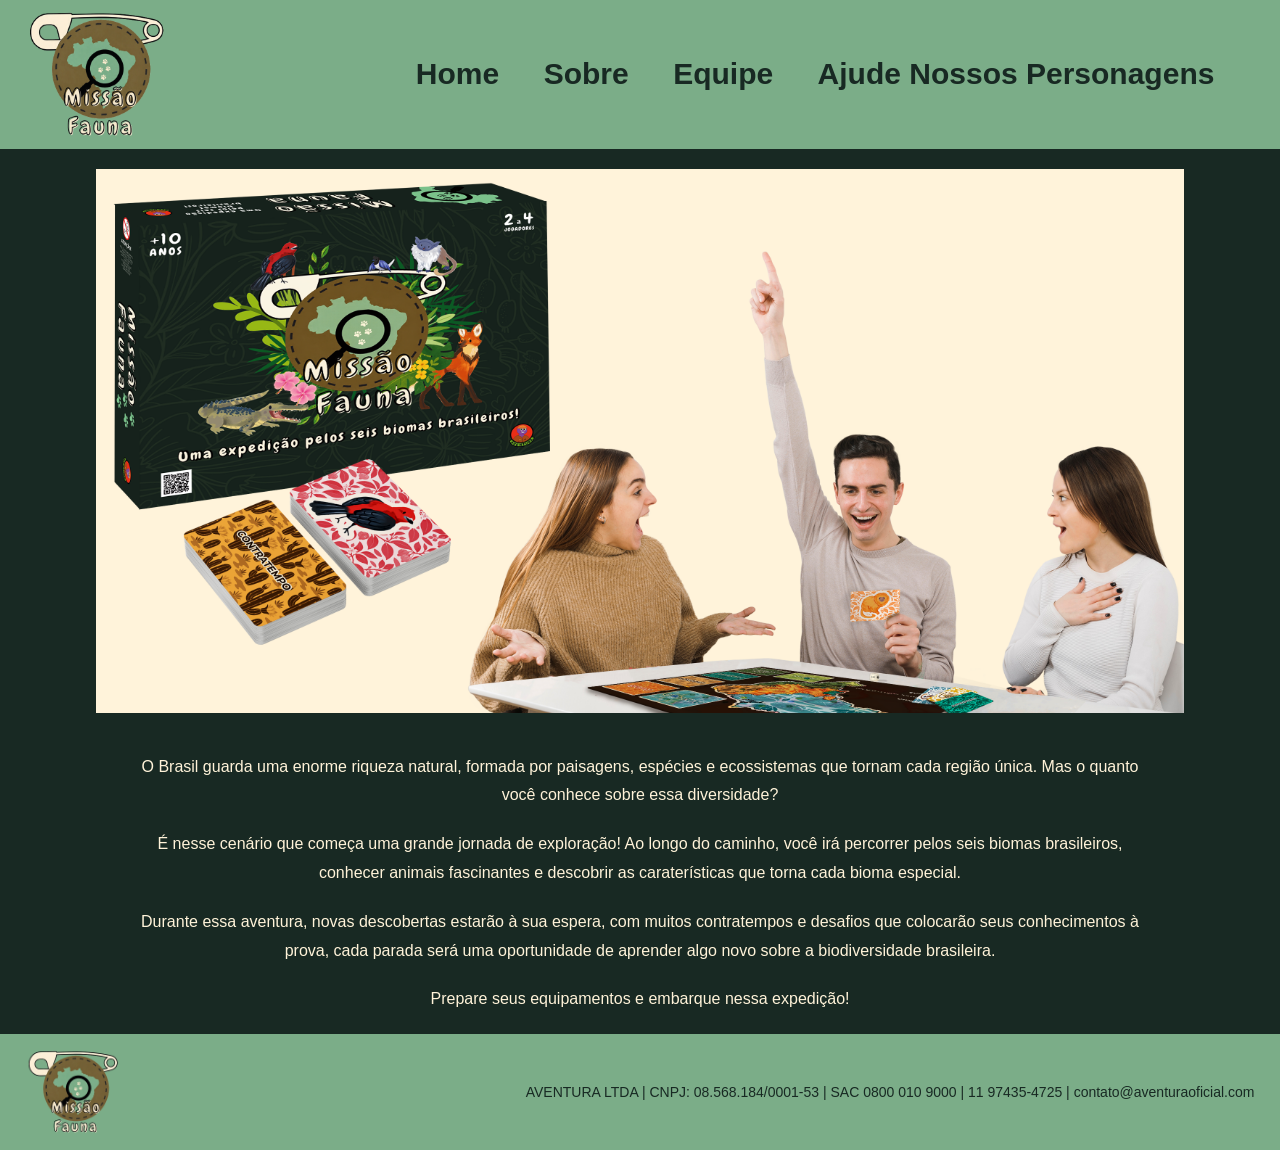
<file: index.html>
<!DOCTYPE html>
<html lang="en">
<head>
    <meta charset="UTF-8">
    <meta name="viewport" content="width=device-width, initial-scale=1.0">
    <title>Missão Fauna</title>
    <link rel="stylesheet" href="missao-fauna-css.css">
    <script src="script.js" defer></script>
</head>
<body>
    <header> <!--cabeçalho do site-->
        <div class="cabecalho">
            <div> <!--div da imagem-->
                <a href="index.html">
                    <img src="./imagens/logo-missao-fauna.png">
                </a>
            </div>
            <button class="menu-burger" type="button" aria-label="Abrir menu" aria-expanded="false" aria-controls="menu-principal"> <!--botão do menu no celular-->
                <span></span>
                <span></span>
                <span></span>
            </button>
            <nav class="menu" id="menu-principal"> <!--menu de navegação-->
                <ul>
                    <li> <a href="index.html"> Home </a> </li>
                    <li> <a href="./pages/infomacoes.html"> Sobre </a> </li>
                    <li> <a href="./pages/equipe.html"> Equipe </a> </li>
                    <li> <a href="./pages/ajude-nossos-personagens.html"> Ajude Nossos Personagens </a> </li>
                </ul>
            </nav>
        </div>
    </header>
    <div class="imagem-jogo"> <!--Imagem mockup do jogo para a página inicial-->
        <img src="./imagens/banner-home-hotsite.png" alt="Banner do jogo Missão Fauna">
    </div>
    <div class="apresentacao"> <!--Texto de apresentação do jogo-->
        <p>
            O Brasil guarda uma enorme riqueza natural, formada por paisagens, espécies e ecossistemas que tornam cada região única. Mas o quanto você conhece sobre essa diversidade?
        </p>
        <p>
            É nesse cenário que começa uma grande jornada de exploração! Ao longo do caminho, você irá percorrer pelos seis biomas brasileiros, conhecer animais fascinantes e descobrir as caraterísticas que torna cada bioma especial.
        </p>
        <p>
            Durante essa aventura, novas descobertas estarão à sua espera, com muitos contratempos e desafios que colocarão seus conhecimentos à prova, cada parada será uma oportunidade de aprender algo novo sobre a biodiversidade brasileira.
        </p>
        <p>
            Prepare seus equipamentos e embarque nessa expedição!
        </p>
    </div>
    <button class="voltar-topo" type="button" aria-label="Voltar ao início da página"> <!--botão de voltar ao topo-->
        <svg viewBox="0 0 24 24" width="24" height="24" aria-hidden="true">
            <path d="M12 5l-7 7m7-7l7 7M12 5v14" fill="none" stroke="currentColor" stroke-width="2.5" stroke-linecap="round" stroke-linejoin="round"/>
        </svg>
    </button>
    <footer> <!--rodapé do site - contatos-->
        <img src="./imagens/logo-missao-fauna.png">
        <p>
             AVENTURA LTDA | CNPJ: 08.568.184/0001-53 | SAC 0800 010 9000 | 11 97435-4725 | contato@aventuraoficial.com
        </p>
    </footer>
</body>
</html>
</file>
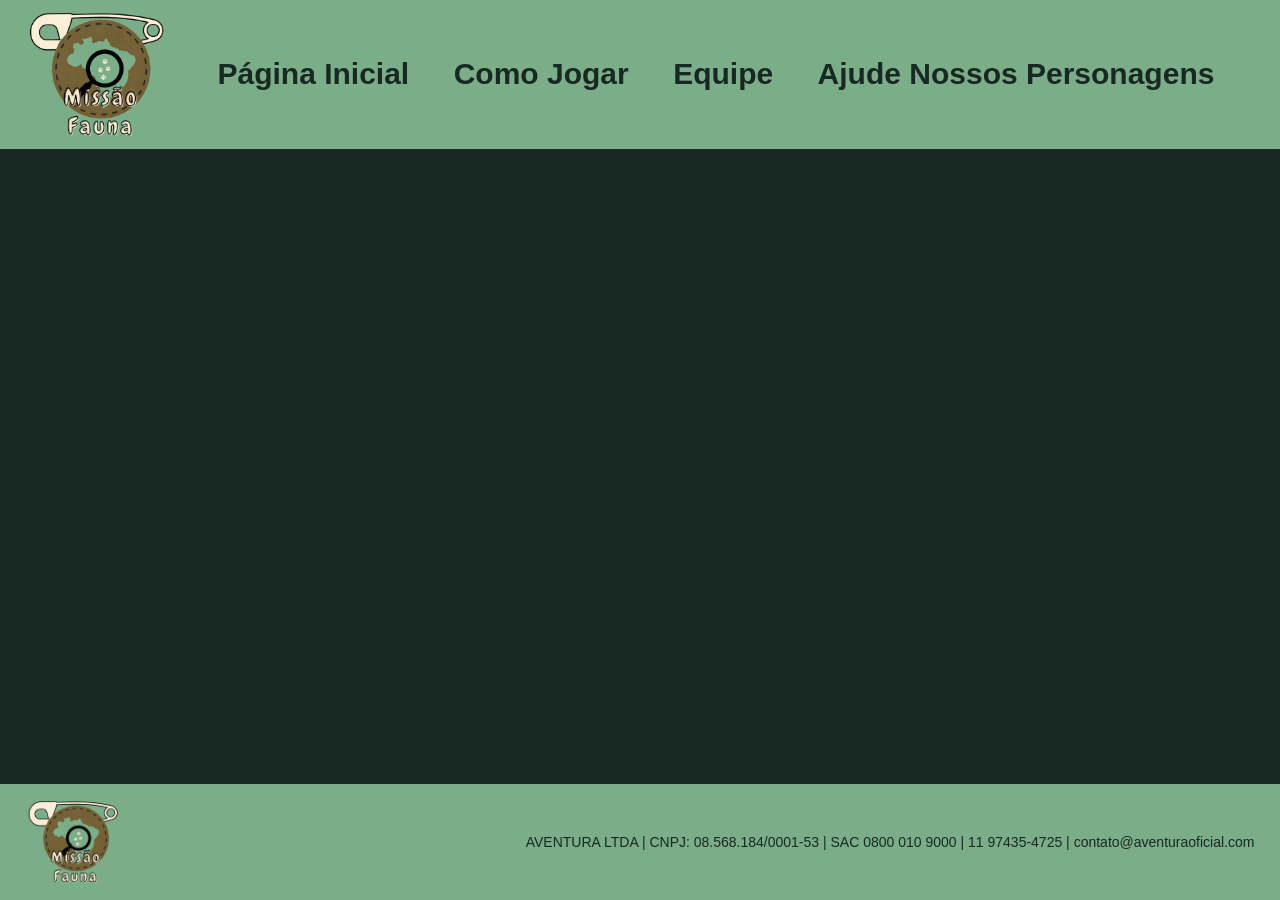
<file: ajude-nossos-personagens.html>
<!DOCTYPE html>
<html lang="en">
<head>
    <meta charset="UTF-8">
    <meta name="viewport" content="width=device-width, initial-scale=1.0">
    <title>Document</title>
    <link rel="stylesheet" href="missao-fauna-css.css">
</head>
<body>
    <header> <!--cabeçalho do site-->
        <div class="cabecalho">
            <div> <!--div da imagem-->
                <a href="index.html">
                    <img src="logo-missao-fauna.png">
                </a>
            </div>
            <nav class="menu"> <!--menu de navegação-->
                <ul>
                    <li> <a href="index.html"> Página Inicial </a> </li>
                    <li> <a href="como-jogar.html"> Como Jogar </a> </li>
                    <li> <a href="equipe.html"> Equipe </a> </li>
                    <li> <a href="ajude-nossos-personagens.html"> Ajude Nossos Personagens </a> </li>
                </ul>
            </nav>
        </div>
    </header>

    <footer> <!--rodapé do site - contatos-->
        <img src="logo-missao-fauna.png">
        <p>
             AVENTURA LTDA | CNPJ: 08.568.184/0001-53 | SAC 0800 010 9000 | 11 97435-4725 | contato@aventuraoficial.com
        </p>
    </footer>
</body>
</html>
</file>
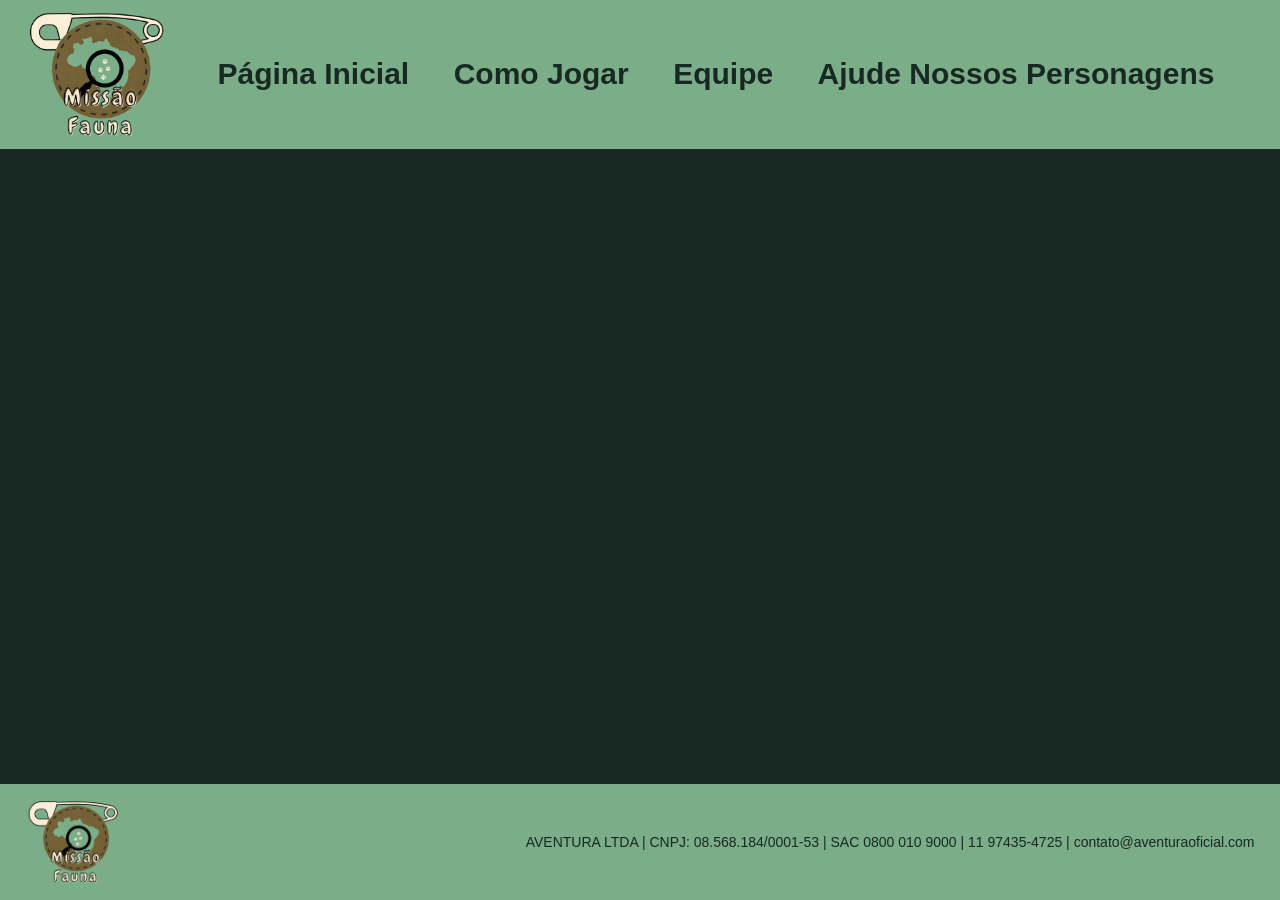
<file: como-jogar.html>
<!DOCTYPE html>
<html lang="en">
<head>
    <meta charset="UTF-8">
    <meta name="viewport" content="width=device-width, initial-scale=1.0">
    <title>Document</title>
    <link rel="stylesheet" href="missao-fauna-css.css">
</head>
<body>
    <header> <!--cabeçalho do site-->
        <div class="cabecalho">
            <div> <!--div da imagem-->
                <a href="index.html">
                    <img src="logo-missao-fauna.png">
                </a>
            </div>
            <nav class="menu"> <!--menu de navegação-->
                <ul>
                    <li> <a href="index.html"> Página Inicial </a> </li>
                    <li> <a href="como-jogar.html"> Como Jogar </a> </li>
                    <li> <a href="equipe.html"> Equipe </a> </li>
                    <li> <a href="ajude-nossos-personagens.html"> Ajude Nossos Personagens </a> </li>
                </ul>
            </nav>
        </div>
    </header>
    <footer> <!--rodapé do site - contatos-->
        <img src="logo-missao-fauna.png">
        <p>
             AVENTURA LTDA | CNPJ: 08.568.184/0001-53 | SAC 0800 010 9000 | 11 97435-4725 | contato@aventuraoficial.com
        </p>
    </footer>
</body>
</html>
</file>
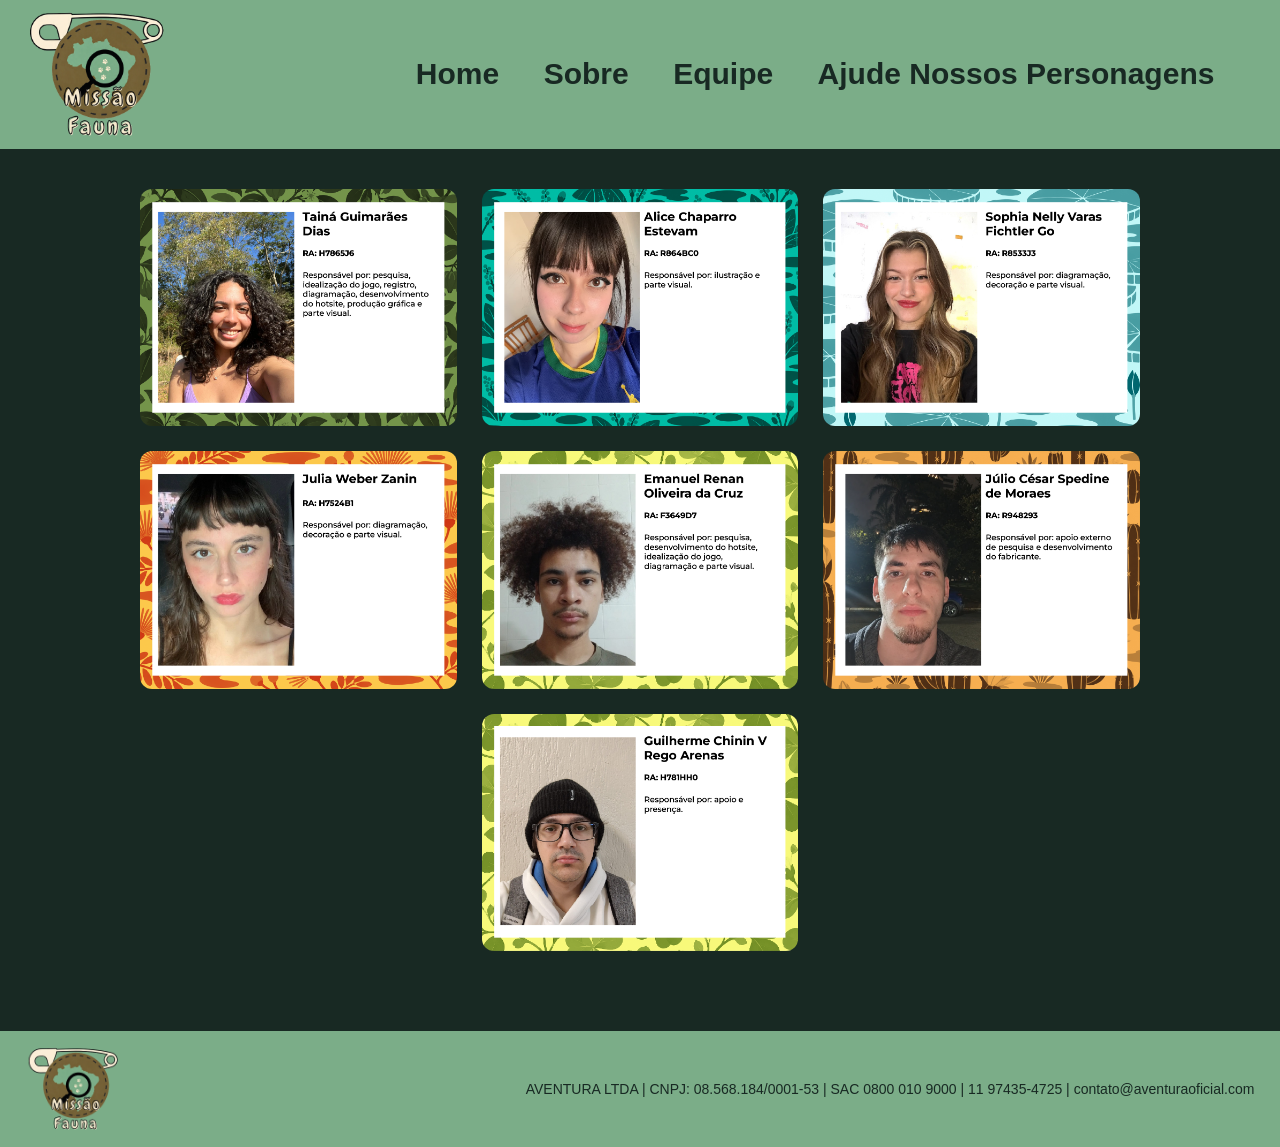
<file: pages/equipe.html>
<!DOCTYPE html>
<html lang="en">
<head>
    <meta charset="UTF-8">
    <meta name="viewport" content="width=device-width, initial-scale=1.0">
    <title>Equipe Missão Fauna</title>
    <link rel="stylesheet" href="../missao-fauna-css.css">
    <script src="../script.js" defer></script>
</head>
<body>
    <header> <!--cabeçalho do site-->
        <div class="cabecalho">
            <div> <!--div da imagem-->
                <a href="../index.html">
                    <img src="../imagens/logo-missao-fauna.png">
                </a>
            </div>
            <button class="menu-burger" type="button" aria-label="Abrir menu" aria-expanded="false" aria-controls="menu-principal"> <!--botão do menu no celular-->
                <span></span>
                <span></span>
                <span></span>
            </button>
            <nav class="menu" id="menu-principal"> <!--menu de navegação-->
                <ul>
                    <li> <a href="../index.html"> Home </a> </li>
                    <li> <a href="infomacoes.html"> Sobre </a> </li>
                    <li> <a href="equipe.html"> Equipe </a> </li>
                    <li> <a href="ajude-nossos-personagens.html"> Ajude Nossos Personagens </a> </li>
                </ul>
            </nav>
        </div>
    </header>
    <main>
        <div class="carometro"> <!--div com as imagens para o carômetro-->
            <div> <!--tainá-->
                <img src="../carometro-jogo/taina-pim-4-jogo.png">
            </div>
            <div> <!--alice-->
                <img src="../carometro-jogo/alice-pim-4-jogo.png">
            </div>
            <div> <!--sophia-->
                <img src="../carometro-jogo/sophia-pim-4-jogo.png">
            </div>
            <div> <!--julia-->
                <img src="../carometro-jogo/julia-pim-4-jogo.png">
            </div>
            <div> <!--emanuel-->
                <img src="../carometro-jogo/emanuel-pim-4-jogo.png">
            </div>
            <div> <!--julio cesar-->
                <img src="../carometro-jogo/julio-c-pim-4-jogo.png">
            </div>
            <div> <!--guilherme-->
                <img src="../carometro-jogo/guilherme-pim-4-jogo.png">
            </div>
        </div>
    </main>
    <button class="voltar-topo" type="button" aria-label="Voltar ao início da página"> <!--botão de voltar ao topo-->
        <svg viewBox="0 0 24 24" width="24" height="24" aria-hidden="true">
            <path d="M12 5l-7 7m7-7l7 7M12 5v14" fill="none" stroke="currentColor" stroke-width="2.5" stroke-linecap="round" stroke-linejoin="round"/>
        </svg>
    </button>
    <footer> <!--rodapé do site - contatos-->
        <img src="../imagens/logo-missao-fauna.png">
        <p>
             AVENTURA LTDA | CNPJ: 08.568.184/0001-53 | SAC 0800 010 9000 | 11 97435-4725 | contato@aventuraoficial.com
        </p>
    </footer>
</body>
</html>
</file>
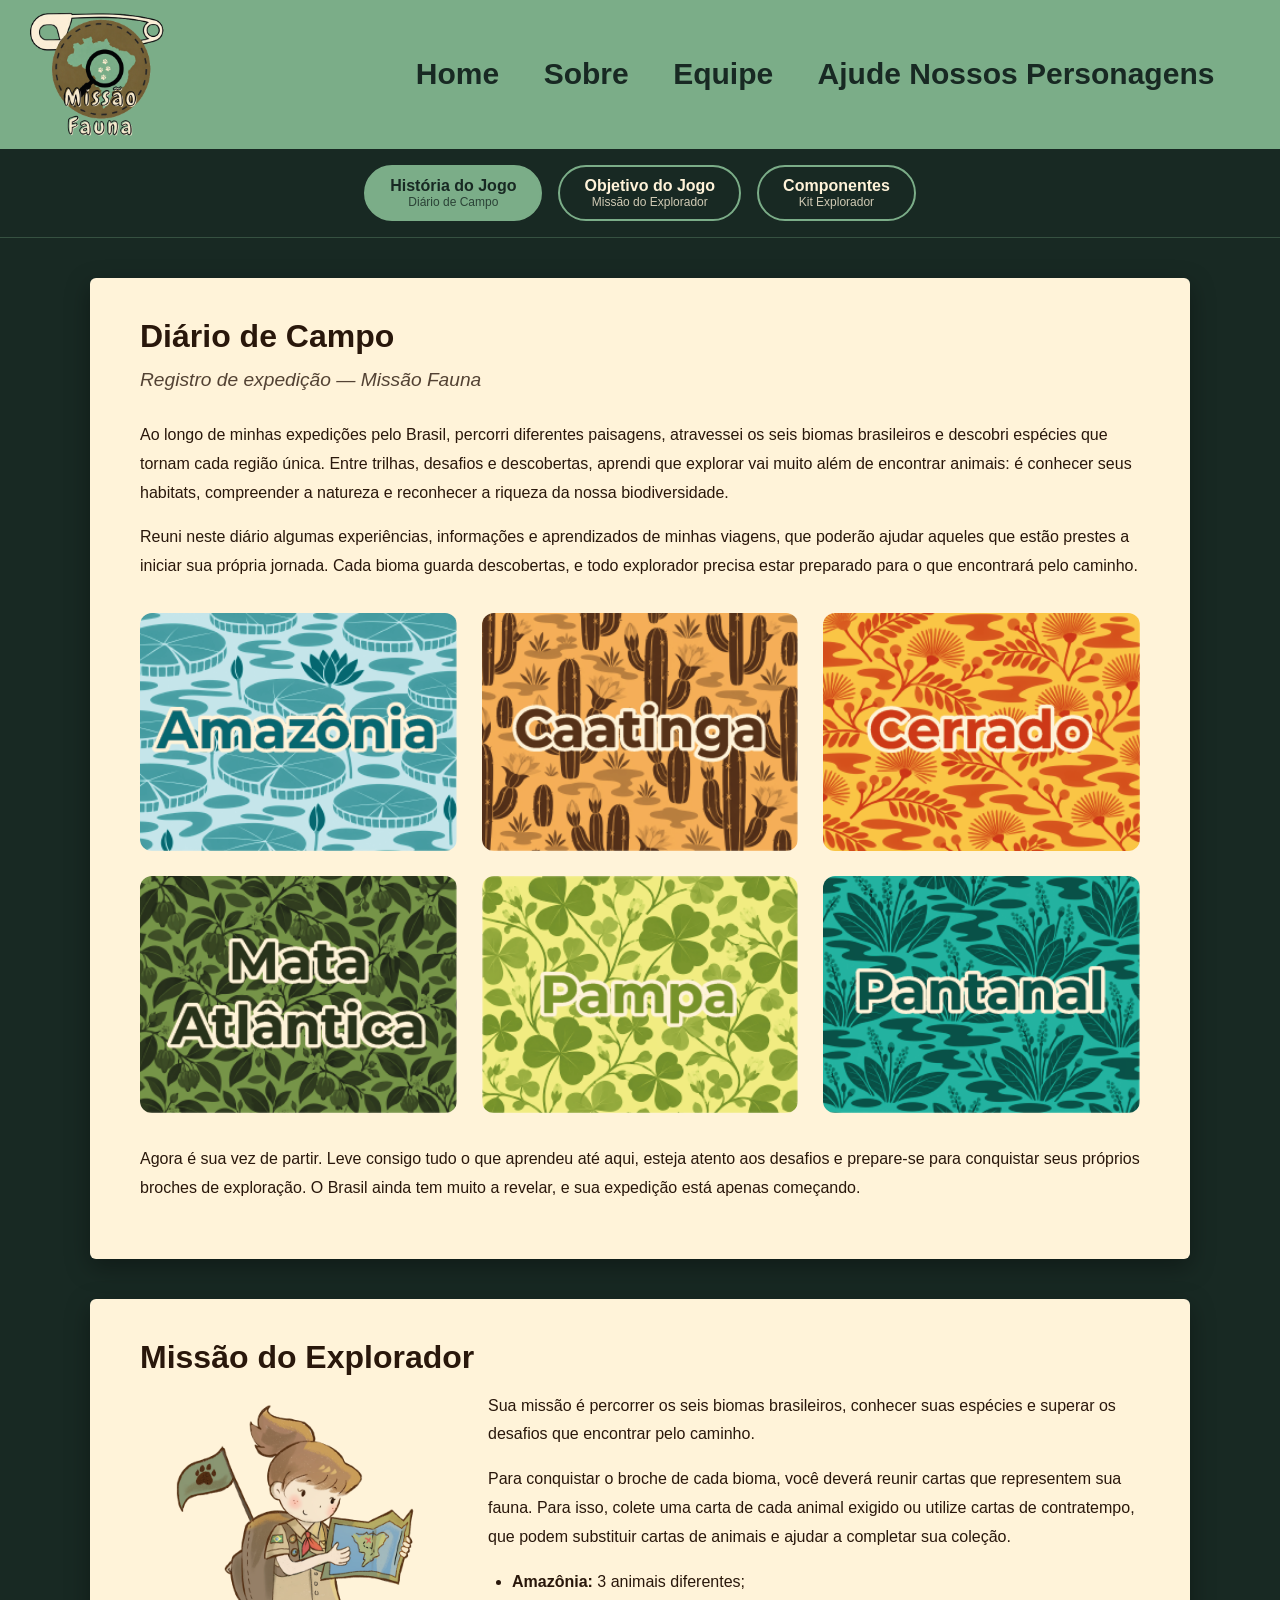
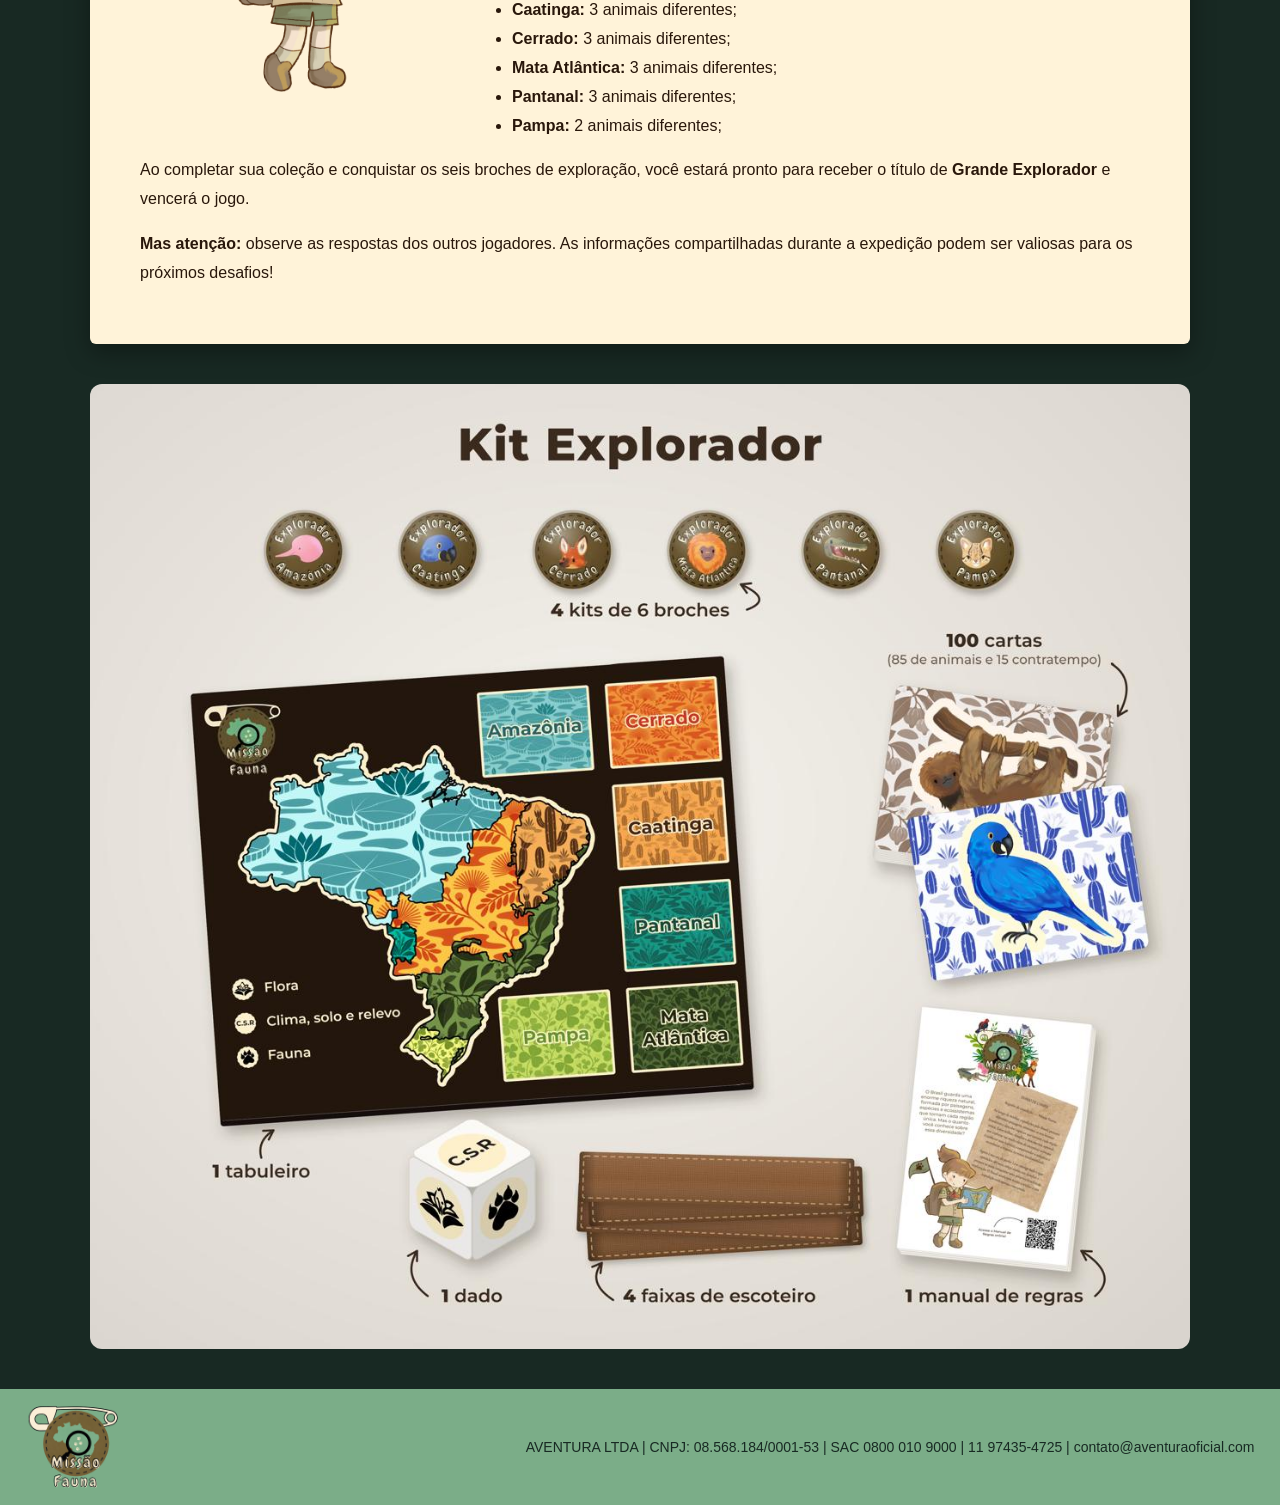
<file: pages/infomacoes.html>
<!DOCTYPE html>
<html lang="en">
<head>
    <meta charset="UTF-8">
    <meta name="viewport" content="width=device-width, initial-scale=1.0">
    <title> Missão Fauna Informações </title>
    <link rel="stylesheet" href="../missao-fauna-css.css">
    <script src="../script.js" defer></script>
</head>
<body>
    <header> <!--cabeçalho do site-->
        <div class="cabecalho">
            <div> <!--div da imagem do logo-->
                <a href="../index.html">
                    <img src="../imagens/logo-missao-fauna.png">
                </a>
            </div>
            <button class="menu-burger" type="button" aria-label="Abrir menu" aria-expanded="false" aria-controls="menu-principal"> <!--botão do menu no celular-->
                <span></span>
                <span></span>
                <span></span>
            </button>
            <nav class="menu" id="menu-principal"> <!--menu de navegação-->
                <ul>
                    <li> <a href="../index.html"> Home </a> </li>
                    <li> <a href="infomacoes.html"> Sobre </a> </li>
                    <li> <a href="equipe.html"> Equipe </a> </li>
                    <li> <a href="ajude-nossos-personagens.html"> Ajude Nossos Personagens </a> </li>
                </ul>
            </nav>
        </div>
    </header>
    <main>
        <nav class="submenu" aria-label="menu das Informações do Jogo"> <!--submenu-->
            <a href="#historia"> História do Jogo <small>Diário de Campo</small> </a>
            <a href="#objetivo"> Objetivo do Jogo <small>Missão do Explorador</small> </a>
            <a href="#componentes"> Componentes <small>Kit Explorador</small> </a>
        </nav>
        <section id="historia"> <!--seção de história do Jogo - Diário de Campo -->
            <h2> Diário de Campo </h2>
            <h4> Registro de expedição — Missão Fauna </h4>
            <p>
                Ao longo de minhas expedições pelo Brasil, percorri diferentes paisagens, atravessei os seis biomas brasileiros e descobri espécies que tornam cada região única. Entre trilhas, desafios e descobertas, aprendi que explorar vai muito além de encontrar animais: é conhecer seus habitats, compreender a natureza e reconhecer a riqueza da nossa biodiversidade.
            </p>
            <p>
               Reuni neste diário algumas experiências, informações e aprendizados de minhas viagens, que poderão ajudar aqueles que estão prestes a iniciar sua própria jornada. Cada bioma guarda descobertas, e todo explorador precisa estar preparado para o que encontrará pelo caminho. 
            </p>
            <section class="biomas">
                <div class="card" tabindex="0" role="button" aria-expanded="false">
                <img class="frente" src="../cartas-interativas/frente-carta-amazonia.png" alt="Carta da Amazônia">
                <img class="verso" src="../cartas-interativas/carta-verso-amazonia.png" alt="">
                <div class="info">
                    <p>O maior bioma brasileiro abriga a maior floresta tropical do mundo, sendo conhecido por sua enorme biodiversidade. Sua vegetação densa, rios extensos e clima úmido formam um ambiente essencial para milhares de espécies de animais e plantas, muitas delas encontradas somente nessa região.</p>
                </div>
                </div>

                <div class="card" tabindex="0" role="button" aria-expanded="false">
                <img class="frente" src="../cartas-interativas/frente-carta-caatinga.png" alt="Carta da Caatinga">
                <img class="verso" src="../cartas-interativas/carta-verso-caatinga.png" alt="">
                <div class="info">
                    <p>Único bioma exclusivamente brasileiro, a Caatinga é marcada pelo clima semiárido, com altas temperaturas e longos períodos de estiagem. Sua vegetação possui adaptações para sobreviver à falta de água, como cactos e arbustos que perdem suas folhas durante a seca. Mesmo diante dessas condições, abriga uma grande variedade de espécies.</p>
                </div>
                </div>

                <div class="card" tabindex="0" role="button" aria-expanded="false">
                <img class="frente" src="../cartas-interativas/frente-carta-cerrado.png" alt="Carta do Cerrado">
                <img class="verso" src="../cartas-interativas/carta-verso-cerrado.png" alt="">
                <div class="info">
                    <p>Conhecido como a savana brasileira, o Cerrado apresenta paisagens variadas, com campos abertos, árvores de troncos retorcidos e raízes profundas. Seu clima possui períodos bem definidos de chuva e seca, e sua vegetação abriga uma grande diversidade de animais, além de contribuir para o abastecimento de importantes bacias hidrográficas.</p>
                </div>
                </div>

                <div class="card" tabindex="0" role="button" aria-expanded="false">
                <img class="frente" src="../cartas-interativas/frente-carta-mata.png" alt="Carta da Mata Atlântica">
                <img class="verso" src="../cartas-interativas/carta-verso-mata.png" alt="">
                <div class="info">
                    <p>A Mata Atlântica é um dos biomas mais ricos em biodiversidade do planeta, apresentando florestas densas, rios, cachoeiras e diferentes formações vegetais. Estende-se por grande parte do litoral brasileiro e abriga inúmeras espécies de animais e plantas. Apesar de sua riqueza natural, sofre com o desmatamento e a fragmentação de seus habitats.</p>
                </div>
                </div>

                <div class="card" tabindex="0" role="button" aria-expanded="false">
                <img class="frente" src="../cartas-interativas/frente-carta-pampa.png" alt="Carta do Pampa">
                <img class="verso" src="../cartas-interativas/carta-verso-pampa.png" alt="">
                <div class="info">
                    <p>Localizado no extremo sul do Brasil, o Pampa é caracterizado por extensos campos naturais, vegetação rasteira e grandes áreas abertas. O bioma possui grande importância ecológica e cultural, mas enfrenta ameaças como a expansão agrícola e a substituição dos campos naturais.</p>
                </div>
                </div>

                <div class="card" tabindex="0" role="button" aria-expanded="false">
                <img class="frente" src="../cartas-interativas/frente-carta-pantanal.png" alt="Carta do Pantanal">
                <img class="verso" src="../cartas-interativas/carta-verso-pantanal.png" alt="">
                <div class="info">
                    <p>O Pantanal é uma das maiores planícies alagáveis do mundo, conhecido pelo ciclo de cheias e secas que transforma sua paisagem ao longo do ano. Durante as inundações, rios e áreas alagadas favorecem a vida de diversas espécies, tornando o bioma um importante refúgio para animais como a onça-pintada, a arara-azul e o tuiuiú.</p>
                </div>
                </div>
            </section>
            <p>
                Agora é sua vez de partir. Leve consigo tudo o que aprendeu até aqui, esteja atento aos desafios e prepare-se para conquistar seus próprios broches de exploração. O Brasil ainda tem muito a revelar, e sua expedição está apenas começando.
            </p>
        </section>
        <section id="objetivo"> <!--seção dos objetivos do jogo - Missão do Explorador-->
            <h2> Missão do Explorador </h2>
            <div class="missao-conteudo"> <!--imagem da escoteira à esquerda e texto à direita-->
                <img class="escoteira" src="../imagens/escoteira-sem-fundo.png" alt="Escoteira exploradora do Missão Fauna">
                <div class="missao-texto">
                    <p>
                        Sua missão é percorrer os seis biomas brasileiros, conhecer suas espécies e superar os desafios que encontrar pelo caminho.
                    </p>
                    <p>
                        Para conquistar o broche de cada bioma, você deverá reunir cartas que representem sua fauna. Para isso, colete uma carta de cada animal exigido ou utilize cartas de contratempo, que podem substituir cartas de animais e ajudar a completar sua coleção.
                    </p>
                    <ul>
                        <li> <b>Amazônia:</b> 3 animais diferentes; </li>
                        <li> <b>Caatinga:</b> 3 animais diferentes; </li>
                        <li> <b>Cerrado:</b> 3 animais diferentes; </li>
                        <li> <b>Mata Atlântica:</b> 3 animais diferentes; </li>
                        <li> <b>Pantanal:</b> 3 animais diferentes; </li>
                        <li> <b>Pampa:</b> 2 animais diferentes; </li>
                    </ul>
                    <p>
                        Ao completar sua coleção e conquistar os seis broches de exploração, você estará pronto para receber o título de <b>Grande Explorador</b> e vencerá o jogo.
                    </p>
                    <p>
                        <b>Mas atenção:</b> observe as respostas dos outros jogadores. As informações compartilhadas durante a expedição podem ser valiosas para os próximos desafios!
                    </p>
                </div>
            </div>
        </section>
        <section id="componentes"> <!--seção dos componentes do jogo - kit explorador-->
            <img src="../imagens/mockups-kit-escoteiro-missao-fauna.jpeg">
        </section>
    </main>
    <button class="voltar-topo" type="button" aria-label="Voltar ao início da página"> <!--botão de voltar ao topo-->
        <svg viewBox="0 0 24 24" width="24" height="24" aria-hidden="true">
            <path d="M12 5l-7 7m7-7l7 7M12 5v14" fill="none" stroke="currentColor" stroke-width="2.5" stroke-linecap="round" stroke-linejoin="round"/>
        </svg>
    </button>
    <footer> <!--rodapé do site - contatos-->
        <img src="../imagens/logo-missao-fauna.png">
        <p>
             AVENTURA LTDA | CNPJ: 08.568.184/0001-53 | SAC 0800 010 9000 | 11 97435-4725 | contato@aventuraoficial.com
        </p>
    </footer>
</body>
</html>
</file>
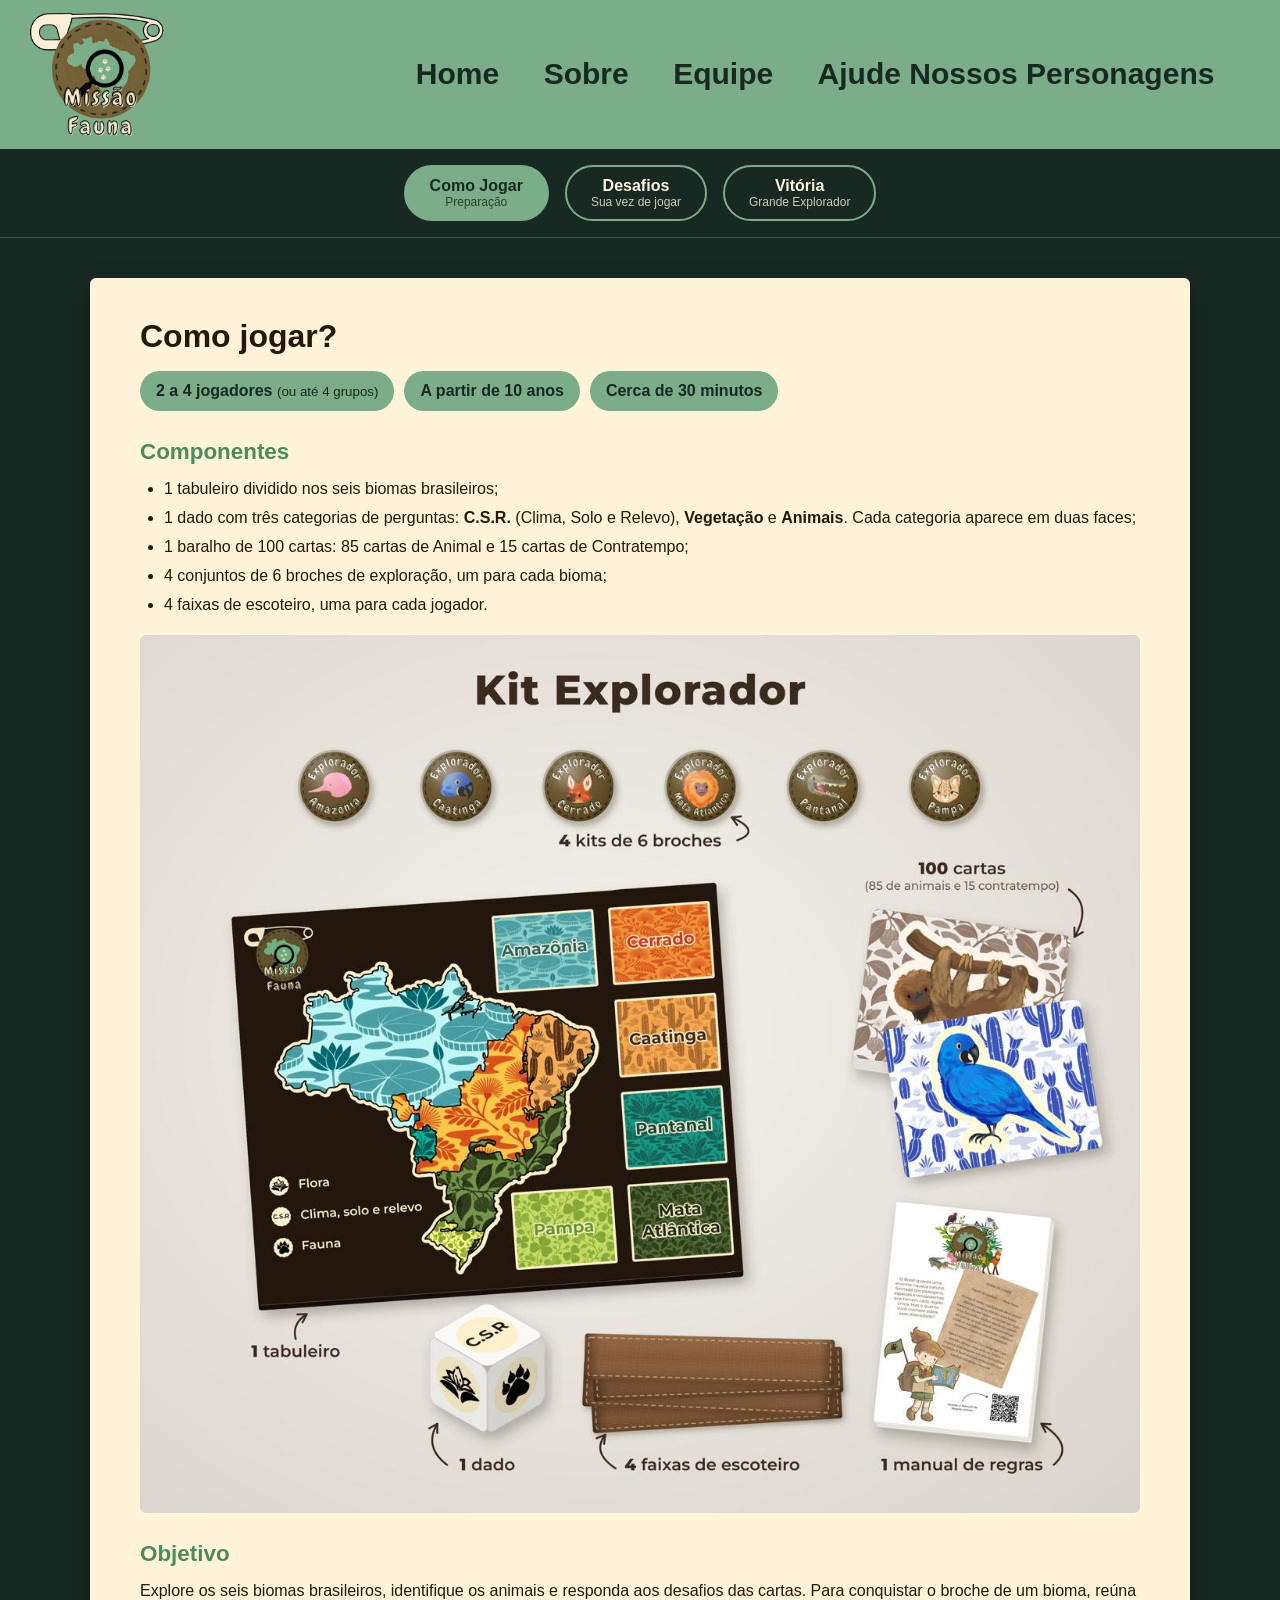
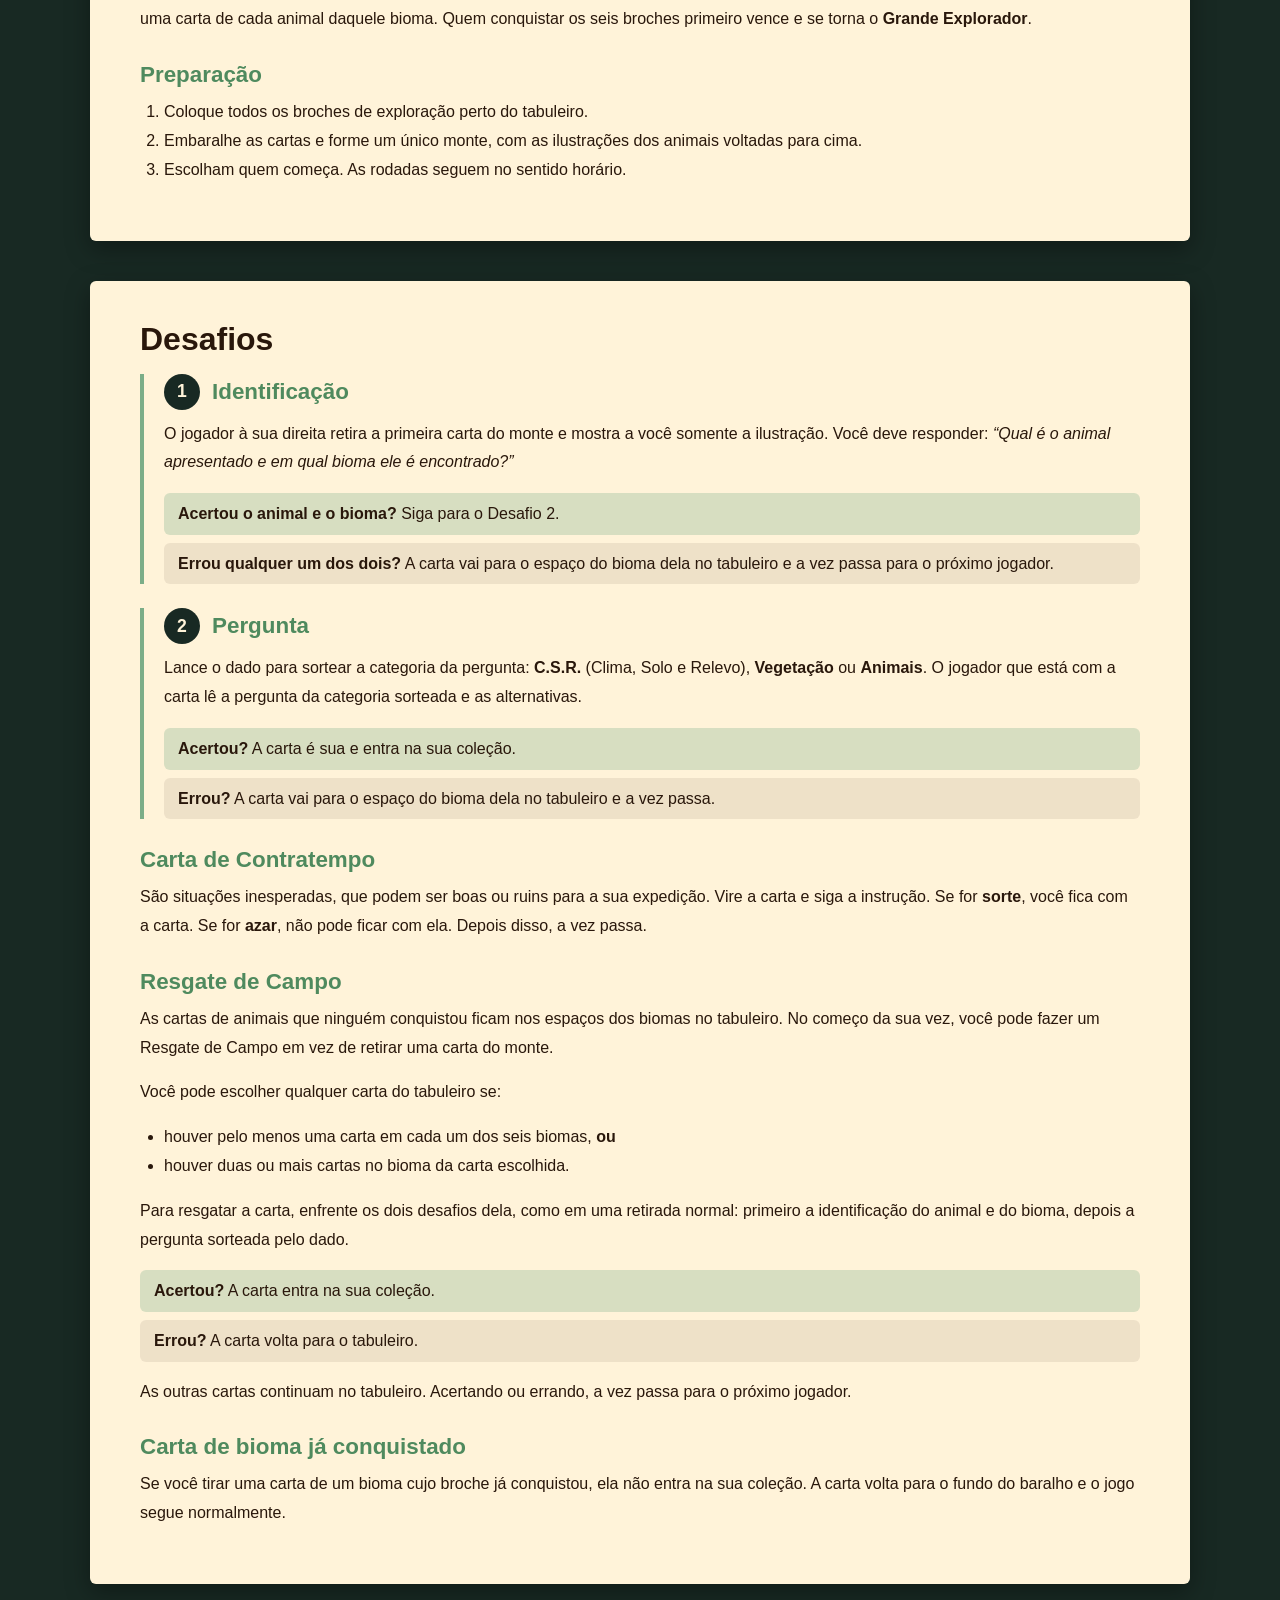
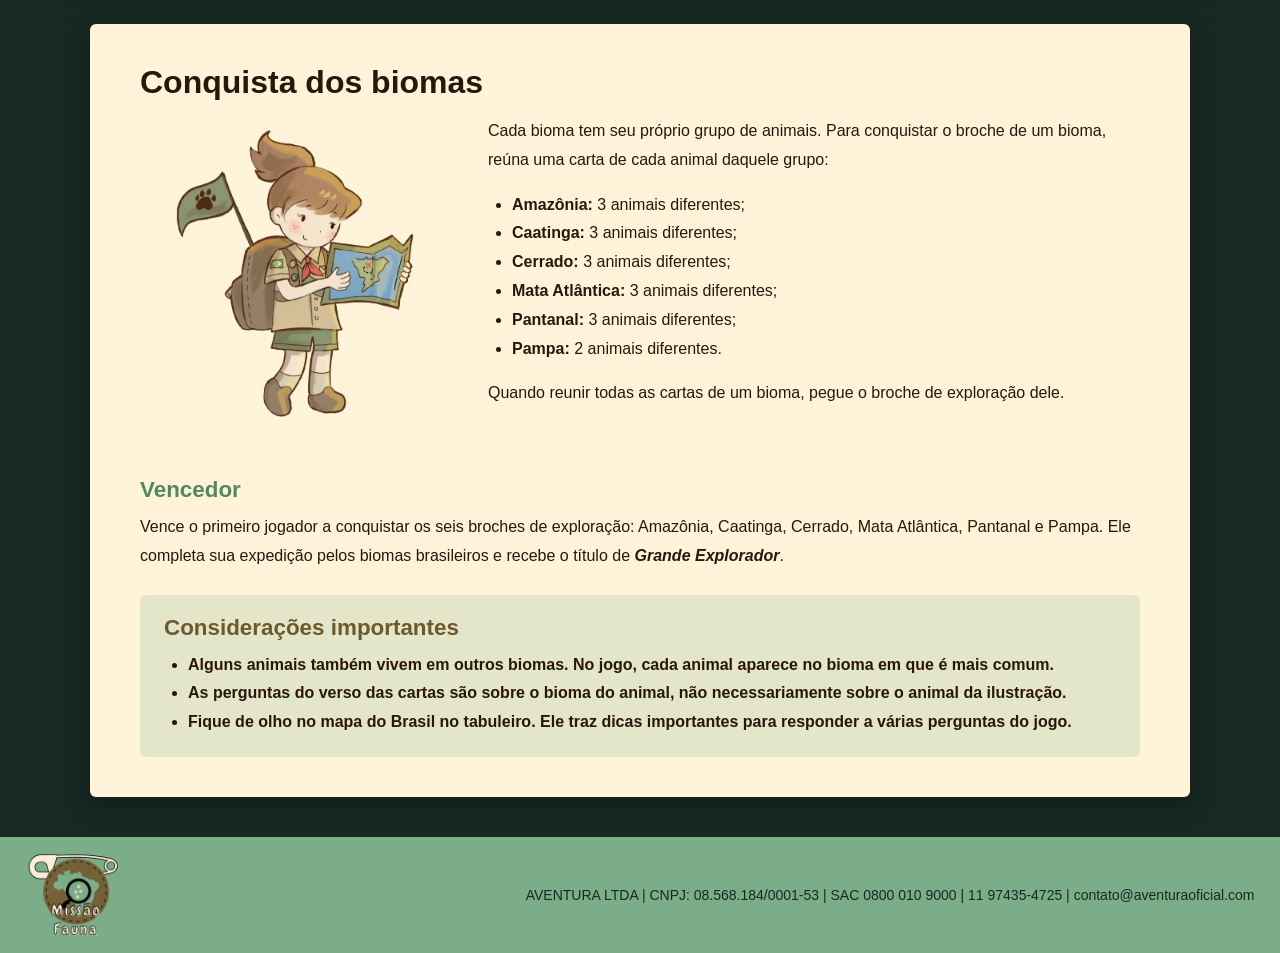
<file: pages/regras-do-jogo-online.html>
<!DOCTYPE html>
<html lang="pt-BR">
<head>
    <meta charset="UTF-8">
    <meta name="viewport" content="width=device-width, initial-scale=1.0">
    <title> Missão Fauna Regras do Jogo </title>
    <link rel="stylesheet" href="../missao-fauna-css.css">
    <script src="../script.js" defer></script>
</head>
<body>
    <header> <!--cabeçalho do site-->
        <div class="cabecalho">
            <div> <!--div da imagem do logo-->
                <a href="../index.html">
                    <img src="../imagens/logo-missao-fauna.png" alt="Missão Fauna">
                </a>
            </div>
            <button class="menu-burger" type="button" aria-label="Abrir menu" aria-expanded="false" aria-controls="menu-principal"> <!--botão do menu no celular-->
                <span></span>
                <span></span>
                <span></span>
            </button>
            <nav class="menu" id="menu-principal"> <!--menu de navegação-->
                <ul>
                    <li> <a href="../index.html"> Home </a> </li>
                    <li> <a href="infomacoes.html"> Sobre </a> </li>
                    <li> <a href="equipe.html"> Equipe </a> </li>
                    <li> <a href="ajude-nossos-personagens.html"> Ajude Nossos Personagens </a> </li>
                </ul>
            </nav>
        </div>
    </header>
    <main>
        <nav class="submenu" aria-label="menu das Regras do Jogo"> <!--submenu-->
            <a href="#como-jogar"> Como Jogar <small>Preparação</small> </a>
            <a href="#desafios"> Desafios <small>Sua vez de jogar</small> </a>
            <a href="#vitoria"> Vitória <small>Grande Explorador</small> </a>
        </nav>

        <section id="como-jogar" class="regras"> <!--seção como jogar: componentes, objetivo e preparação-->
            <h2> Como jogar? </h2>
            <ul class="regras-resumo"> <!--resumo da partida-->
                <li> 2 a 4 jogadores <small>(ou até 4 grupos)</small> </li>
                <li> A partir de 10 anos </li>
                <li> Cerca de 30 minutos </li>
            </ul>

            <h3> Componentes </h3>
            <ul>
                <li> 1 tabuleiro dividido nos seis biomas brasileiros; </li>
                <li> 1 dado com três categorias de perguntas: <b>C.S.R.</b> (Clima, Solo e Relevo), <b>Vegetação</b> e <b>Animais</b>. Cada categoria aparece em duas faces; </li>
                <li> 1 baralho de 100 cartas: 85 cartas de Animal e 15 cartas de Contratempo; </li>
                <li> 4 conjuntos de 6 broches de exploração, um para cada bioma; </li>
                <li> 4 faixas de escoteiro, uma para cada jogador. </li>
            </ul>
            <img class="regras-imagem" src="../imagens/mockups-kit-escoteiro-missao-fauna.jpeg" alt="Kit do jogo Missão Fauna: tabuleiro, cartas, dado, broches e faixas de escoteiro">

            <h3> Objetivo </h3>
            <p>
                Explore os seis biomas brasileiros, identifique os animais e responda aos desafios das cartas. Para conquistar o broche de um bioma, reúna uma carta de cada animal daquele bioma. Quem conquistar os seis broches primeiro vence e se torna o <b>Grande Explorador</b>.
            </p>

            <h3> Preparação </h3>
            <ol>
                <li> Coloque todos os broches de exploração perto do tabuleiro. </li>
                <li> Embaralhe as cartas e forme um único monte, com as ilustrações dos animais voltadas para cima. </li>
                <li> Escolham quem começa. As rodadas seguem no sentido horário. </li>
            </ol>
        </section>

        <section id="desafios" class="regras"> <!--seção dos desafios: o que acontece na vez de cada jogador-->
            <h2> Desafios </h2>

            <div class="regras-passo">
                <h3> <span class="regras-numero">1</span> Identificação </h3>
                <p>
                    O jogador à sua direita retira a primeira carta do monte e mostra a você somente a ilustração. Você deve responder: <i>“Qual é o animal apresentado e em qual bioma ele é encontrado?”</i>
                </p>
                <ul class="regras-resultado">
                    <li class="acerto"> <b>Acertou o animal e o bioma?</b> Siga para o Desafio 2. </li>
                    <li class="erro"> <b>Errou qualquer um dos dois?</b> A carta vai para o espaço do bioma dela no tabuleiro e a vez passa para o próximo jogador. </li>
                </ul>
            </div>

            <div class="regras-passo">
                <h3> <span class="regras-numero">2</span> Pergunta </h3>
                <p>
                    Lance o dado para sortear a categoria da pergunta: <b>C.S.R.</b> (Clima, Solo e Relevo), <b>Vegetação</b> ou <b>Animais</b>. O jogador que está com a carta lê a pergunta da categoria sorteada e as alternativas.
                </p>
                <ul class="regras-resultado">
                    <li class="acerto"> <b>Acertou?</b> A carta é sua e entra na sua coleção. </li>
                    <li class="erro"> <b>Errou?</b> A carta vai para o espaço do bioma dela no tabuleiro e a vez passa. </li>
                </ul>
            </div>

            <h3> Carta de Contratempo </h3>
            <p>
                São situações inesperadas, que podem ser boas ou ruins para a sua expedição. Vire a carta e siga a instrução. Se for <b>sorte</b>, você fica com a carta. Se for <b>azar</b>, não pode ficar com ela. Depois disso, a vez passa.
            </p>

            <h3> Resgate de Campo </h3>
            <p>
                As cartas de animais que ninguém conquistou ficam nos espaços dos biomas no tabuleiro. No começo da sua vez, você pode fazer um Resgate de Campo em vez de retirar uma carta do monte.
            </p>
            <p> Você pode escolher qualquer carta do tabuleiro se: </p>
            <ul>
                <li> houver pelo menos uma carta em cada um dos seis biomas, <b>ou</b> </li>
                <li> houver duas ou mais cartas no bioma da carta escolhida. </li>
            </ul>
            <p>
                Para resgatar a carta, enfrente os dois desafios dela, como em uma retirada normal: primeiro a identificação do animal e do bioma, depois a pergunta sorteada pelo dado.
            </p>
            <ul class="regras-resultado">
                <li class="acerto"> <b>Acertou?</b> A carta entra na sua coleção. </li>
                <li class="erro"> <b>Errou?</b> A carta volta para o tabuleiro. </li>
            </ul>
            <p>
                As outras cartas continuam no tabuleiro. Acertando ou errando, a vez passa para o próximo jogador.
            </p>

            <h3> Carta de bioma já conquistado </h3>
            <p>
                Se você tirar uma carta de um bioma cujo broche já conquistou, ela não entra na sua coleção. A carta volta para o fundo do baralho e o jogo segue normalmente.
            </p>
        </section>

        <section id="vitoria" class="regras"> <!--seção da vitória: conquista dos biomas, vencedor e considerações-->
            <h2> Conquista dos biomas </h2>
            <div class="missao-conteudo"> <!--imagem da escoteira à esquerda e texto à direita-->
                <img class="escoteira" src="../imagens/escoteira-sem-fundo.png" alt="Escoteira exploradora do Missão Fauna">
                <div class="missao-texto">
                    <p>
                        Cada bioma tem seu próprio grupo de animais. Para conquistar o broche de um bioma, reúna uma carta de cada animal daquele grupo:
                    </p>
                    <ul>
                        <li> <b>Amazônia:</b> 3 animais diferentes; </li>
                        <li> <b>Caatinga:</b> 3 animais diferentes; </li>
                        <li> <b>Cerrado:</b> 3 animais diferentes; </li>
                        <li> <b>Mata Atlântica:</b> 3 animais diferentes; </li>
                        <li> <b>Pantanal:</b> 3 animais diferentes; </li>
                        <li> <b>Pampa:</b> 2 animais diferentes. </li>
                    </ul>
                    <p>
                        Quando reunir todas as cartas de um bioma, pegue o broche de exploração dele.
                    </p>
                </div>
            </div>

            <h3> Vencedor </h3> <!--fora da div da escoteira, para começar embaixo da imagem-->
            <p>
                Vence o primeiro jogador a conquistar os seis broches de exploração: Amazônia, Caatinga, Cerrado, Mata Atlântica, Pantanal e Pampa. Ele completa sua expedição pelos biomas brasileiros e recebe o título de <b><i>Grande Explorador</i></b>.
            </p>

            <div class="regras-atencao"> <!--considerações importantes-->
                <h3> Considerações importantes </h3>
                <ul>
                    <li> Alguns animais também vivem em outros biomas. No jogo, cada animal aparece no bioma em que é mais comum. </li>
                    <li> As perguntas do verso das cartas são sobre o bioma do animal, não necessariamente sobre o animal da ilustração. </li>
                    <li> Fique de olho no mapa do Brasil no tabuleiro. Ele traz dicas importantes para responder a várias perguntas do jogo. </li>
                </ul>
            </div>
        </section>
    </main>
    <button class="voltar-topo" type="button" aria-label="Voltar ao início da página"> <!--botão de voltar ao topo-->
        <svg viewBox="0 0 24 24" width="24" height="24" aria-hidden="true">
            <path d="M12 5l-7 7m7-7l7 7M12 5v14" fill="none" stroke="currentColor" stroke-width="2.5" stroke-linecap="round" stroke-linejoin="round"/>
        </svg>
    </button>
    <footer> <!--rodapé do site - contatos-->
        <img src="../imagens/logo-missao-fauna.png" alt="Missão Fauna">
        <p>
             AVENTURA LTDA | CNPJ: 08.568.184/0001-53 | SAC 0800 010 9000 | 11 97435-4725 | contato@aventuraoficial.com
        </p>
    </footer>
</body>
</html>
</file>
<file: missao-fauna-css.css>
/* =========================================================
   MISSÃO FAUNA - FOLHA DE ESTILO
   ---------------------------------------------------------
   Índice:
     1. Reset e variáveis de cor
     2. Base (body)
     3. Cabeçalho (logo + menu)
     4. Menu burger (botão do celular)
     5. Página inicial (banner + apresentação)
     6. Rodapé
     7. Submenu da página Informações
        + Diário de campo (seções História e Objetivo)
     8. Cards dos biomas
     9. Carômetro (página Equipe)
    10. Botão de voltar ao topo
    11. Responsividade (telas médias, tablets e celulares)
   ========================================================= */


/* =========================================================
   1. RESET E VARIÁVEIS DE COR
   ========================================================= */
* {
    margin: 0; /* Remove as margens padrão dos elementos */
    padding: 0; /* Remove os espaçamentos internos padrão */
    box-sizing: border-box; /* Padding e borda ficam dentro da largura definida */
}

:root {
    --verdeescuro: #182923;
    --verdeapagado: #7bad88;
    --creme: #fff3d9;
    --marrom: #29170b;
    --amarelo: #f5c542; /* Contorno de foco (navegação por teclado) */
}

/* Imagens nunca ultrapassam a largura da tela */
img {
    max-width: 100%;
}


/* =========================================================
   2. BASE
   ========================================================= */
body {
    font-family: 'Trebuchet MS', 'Lucida Sans Unicode',
    'Lucida Grande', 'Lucida Sans', Arial, sans-serif; /* Fonte */
    color: var(--creme); /* Cor dos textos */
    background-color: var(--verdeescuro); /* Fundo */
    min-height: 100vh; /* Página ocupa pelo menos toda a altura da tela */
    display: flex; /* Organiza as áreas da página */
    flex-direction: column; /* Organiza verticalmente */
}


/* =========================================================
   3. CABEÇALHO
   ========================================================= */
header {
    background-color: var(--verdeapagado); /* Fundo do cabeçalho */
    width: 100%; /* Ocupa toda a largura */
    position: relative; /* Referência para o menu suspenso do celular */
    z-index: 10; /* Menu aberto fica por cima do conteúdo */
}

header > .cabecalho {
    display: flex; /* Logo e menu lado a lado */
    align-items: center; /* Alinha verticalmente */
    justify-content: space-between; /* Distribui os elementos */
    padding: 2px 2%; /* Espaçamento interno */
    min-height: 135px; /* Altura do cabeçalho */
}

/* --- Logo --- */
header img {
    display: block; /* Evita espaço extra embaixo da imagem */
    width: 150px; /* Largura da logo */
    height: auto; /* Mantém proporção */
}

/* --- Menu de navegação --- */
header ul {
    list-style-type: none; /* Retira as bolinhas */
}

header li {
    display: inline-block; /* Links lado a lado */
    margin-right: 40px; /* Espaço entre links */
}

header a {
    text-decoration: none; /* Retira sublinhado */
    font-weight: bold; /* Texto em negrito */
    color: var(--verdeescuro); /* Cor dos links */
    font-size: 30px; /* Tamanho dos links */
}

header a:hover {
    color: var(--creme); /* Cor ao passar o mouse */
}


/* =========================================================
   4. MENU BURGER (só aparece no celular/tablet - ver seção 10)
   ========================================================= */
.menu-burger {
    display: none; /* Escondido no computador */
    flex-direction: column; /* Três tracinhos empilhados */
    justify-content: center;
    gap: 6px; /* Espaço entre os tracinhos */
    width: 48px;
    height: 48px;
    padding: 8px;
    background: none;
    border: none;
    cursor: pointer;
    -webkit-tap-highlight-color: transparent; /* Tira o flash ao tocar */
}

/* Cada tracinho do burger */
.menu-burger span {
    display: block;
    width: 100%;
    height: 4px;
    border-radius: 2px;
    background-color: var(--verdeescuro);
    transition: transform 0.3s ease, opacity 0.3s ease;
}

.menu-burger:focus-visible {
    outline: 3px solid var(--amarelo);
    outline-offset: 2px;
}

/* Animação: os tracinhos viram um "X" quando o menu está aberto */
.menu-burger[aria-expanded="true"] span:nth-child(1) {
    transform: translateY(10px) rotate(45deg);
}

.menu-burger[aria-expanded="true"] span:nth-child(2) {
    opacity: 0;
}

.menu-burger[aria-expanded="true"] span:nth-child(3) {
    transform: translateY(-10px) rotate(-45deg);
}


/* =========================================================
   5. PÁGINA INICIAL
   ========================================================= */

/* --- Banner (imagem do jogo) --- */
.imagem-jogo {
    width: 85%; /* Largura da área do banner */
    max-width: 1400px; /* Limite em telas muito grandes */
    margin: 20px auto; /* Centraliza horizontalmente */
    text-align: center; /* Centraliza o conteúdo */
}

.imagem-jogo img {
    width: 100%; /* Ocupa a largura da área */
    height: auto; /* Mantém a proporção */
    display: block; /* Evita espaços extras */
    margin: 0 auto; /* Centraliza a imagem */
}

/* --- Texto de apresentação --- */
.apresentacao {
    color: var(--creme); /* Cor do texto */
    text-align: center; /* Texto centralizado */
    padding: 0 16px; /* Respiro nas laterais em telas pequenas */
}

.apresentacao p {
    font-size: 16px; /* Tamanho do texto */
    line-height: 1.8; /* Espaçamento entre linhas */
    margin: 20px auto; /* Centraliza o parágrafo */
    max-width: 1000px; /* Comprimento máximo do texto */
}


/* =========================================================
   6. RODAPÉ
   ========================================================= */
footer {
    background-color: var(--verdeapagado); /* Fundo verde */
    color: var(--verdeescuro); /* Cor do texto */
    padding: 10px 2%; /* Espaçamento interno */
    display: flex; /* Logo e informações lado a lado */
    align-items: center; /* Alinha verticalmente */
    justify-content: space-between; /* Distribui elementos */
    gap: 16px; /* Espaço entre logo e texto */
    margin-top: auto; /* Empurra o rodapé para o final da página */
}

footer img {
    width: 100px; /* Largura da logo */
    height: auto; /* Mantém proporção */
}

footer p {
    font-size: 14px; /* Tamanho do texto */
    text-align: center; /* Centraliza informações */
}


/* =========================================================
   7. SUBMENU DA PÁGINA INFORMAÇÕES
   ========================================================= */

/* Rolagem suave ao clicar nos links do submenu */
html {
    scroll-behavior: smooth;
}

/* Barra do submenu: fica grudada no topo ao rolar a página */
.submenu {
    position: sticky;
    top: 0;
    z-index: 5;
    display: flex;
    justify-content: center; /* Centraliza os botões */
    gap: 16px;
    padding: 16px;
    background-color: var(--verdeescuro);
    border-bottom: 1px solid rgba(123, 173, 136, 0.3); /* Linha sutil embaixo */
}

/* Cada botão do submenu */
.submenu a {
    display: flex;
    flex-direction: column; /* Título em cima, subtítulo embaixo */
    align-items: center;
    text-align: center;
    padding: 10px 24px;
    border: 2px solid var(--verdeapagado);
    border-radius: 999px; /* Formato de pílula */
    color: var(--creme);
    text-decoration: none;
    font-weight: bold;
    font-size: 16px;
    white-space: nowrap; /* Não quebra o texto do botão */
    transition: background-color 0.25s ease, color 0.25s ease;
    -webkit-tap-highlight-color: transparent;
}

/* Subtítulo (ex.: "Diário de Campo") */
.submenu small {
    font-size: 12px;
    font-weight: normal;
    opacity: 0.8;
}

/* Botão ao passar o mouse ou da seção que está na tela */
.submenu a:hover,
.submenu a.ativo {
    background-color: var(--verdeapagado);
    color: var(--verdeescuro);
}

.submenu a:focus-visible {
    outline: 3px solid var(--amarelo);
    outline-offset: 3px;
}

/* Ao pular para uma seção, o título não fica escondido atrás do submenu */
main section[id] {
    scroll-margin-top: 110px;
}


/* =========================================================
   7.1 DIÁRIO DE CAMPO (HISTÓRIA E OBJETIVO)
   ========================================================= */
#historia,
#objetivo {
    background-color: var(--creme);
    color: var(--marrom);
    width: 90%;
    max-width: 1100px;
    margin: 40px auto;
    padding: 40px 50px;
    border-radius: 6px;
    box-shadow: 0 8px 24px rgba(0, 0, 0, 0.35); /* Sombra de papel sobre a mesa */
}

/* --- Títulos --- */
#historia > h2,
#objetivo > h2 {
    font-size: 2rem;
    margin-bottom: 8px;
}

/* Subtítulo "Registro de expedição": mesmo visual dos parágrafos */
#historia > h4 {
    font-size: 1.2rem; /* Um pouco maior que o texto (que tem 1rem = 16px) */
    font-weight: normal; /* Sem negrito */
    line-height: 1.8; /* Mesmo espaçamento entre linhas */
    margin-bottom: 16px; /* Mesmo espaço dos parágrafos */
}

/* --- Parágrafos e lista (só os diretos da seção, para não afetar os cards) --- */
#historia > p,
#objetivo .missao-texto > p {
    line-height: 1.8;
    margin-bottom: 16px;
}

#objetivo .missao-texto > ul {
    padding-left: 24px;
    line-height: 1.8;
    margin-bottom: 16px;
}

/* --- Missão do Explorador: o texto "envolve" a imagem da escoteira --- */
.missao-conteudo {
    display: flow-root; /* Mantém a imagem flutuante dentro da seção */
    margin-top: 16px;
}

.escoteira {
    float: left; /* Imagem à esquerda; o texto contorna pela direita e por baixo */
    width: 320px; /* Tamanho da imagem no computador */
    height: auto; /* Mantém a proporção */
    margin: 0 28px 12px 0; /* Espaço entre a imagem e o texto (direita e embaixo) */
}

/* A lista fica inteira ao lado da imagem, sem as bolinhas ficarem por cima dela */
#objetivo .missao-texto > ul {
    display: flow-root;
}

/* Tira o espaço sobrando embaixo do último parágrafo */
.missao-texto > :last-child {
    margin-bottom: 0;
}

/* --- Kit Explorador: imagem centralizada com cantos arredondados --- */
#componentes {
    width: 90%;
    max-width: 1100px;
    margin: 40px auto;
}

#componentes img {
    display: block;
    width: 100%;
    height: auto;
    margin: 0 auto;
    border-radius: 12px;
}

/* --- Cards dentro da página do diário --- */
#historia .biomas {
    width: 100%;
    margin: 32px auto; /* Mesmo espaço em cima e embaixo dos cards */
}


/* =========================================================
   8. CARDS DOS BIOMAS
   ========================================================= */
.biomas {
    width: 90%;
    max-width: 1100px;
    margin: 40px auto 80px;
    display: grid;
    grid-template-columns: repeat(3, 1fr); /* 3 colunas no computador */
    gap: 25px;
}

.card {
    position: relative;
    aspect-ratio: 10 / 7.5;
    overflow: hidden;
    border-radius: 12px;
    cursor: pointer;
    -webkit-tap-highlight-color: transparent; /* Tira o flash colorido ao tocar no celular */
}

/* Contorno visível só ao navegar pelo teclado */
.card:focus {
    outline: none;
}

.card:focus-visible {
    outline: 3px solid var(--amarelo);
    outline-offset: 3px;
}

/* As duas imagens ficam empilhadas, ocupando o card inteiro */
.card img {
    position: absolute;
    inset: 0;
    display: block;
    width: 100%;
    height: 100%;
    object-fit: cover;
}

/* Antes do clique aparece a frente.
   No clique, o verso aparece por cima com fade.
   A frente não some, então não há clarão no meio da troca. */
.card .verso {
    z-index: 1;
    opacity: 0;
    transition: opacity 0.4s ease;
}

.card.ativo .verso {
    opacity: 1;
}

/* --- Texto por cima das duas imagens --- */
.info {
    position: absolute;
    inset: 0;
    z-index: 2;
    color: #000;
    display: flex;
    flex-direction: column;
    align-items: center;
    text-align: center;
    padding: 20px;
    overflow-y: auto;
    opacity: 0;
    pointer-events: none;
    transition: opacity 0.4s ease;
}

.card.ativo .info {
    opacity: 1;
    pointer-events: auto;
}

/* Centraliza o texto na vertical sem cortar o topo quando ele é longo */
.info > :first-child {
    margin-top: auto;
}

.info > :last-child {
    margin-bottom: auto;
}

.info h2 {
    margin: 0 0 10px;
    font-size: 1.4rem;
}

.info p {
    margin: 0;
    font-size: 0.9rem;
    line-height: 1.4;
}


/* =========================================================
   9. CARÔMETRO (EQUIPE)
   ========================================================= */
.carometro {
    width: 90%;
    max-width: 1000px; /* Mesma largura da grade de biomas dentro do diário */
    margin: 40px auto 80px;
    display: flex;
    flex-wrap: wrap;
    justify-content: center; /* Centraliza a carta que sobra na última linha */
    gap: 25px;
}

/* Cada carta: mesmo formato e cantos dos cards dos biomas */
.carometro > div {
    width: calc((100% - 50px) / 3); /* 3 por linha, descontando os 2 espaços de 25px */
    aspect-ratio: 10 / 7.5;
    overflow: hidden;
    border-radius: 12px;
}

.carometro img {
    display: block;
    width: 100%;
    height: 100%;
    object-fit: cover;
}


/* =========================================================
   10. BOTÃO DE VOLTAR AO TOPO
   ========================================================= */
.voltar-topo {
    /* "Gruda" no canto da tela ao rolar, mas para logo antes do rodapé,
       então nunca fica por cima dele (funciona em qualquer navegador) */
    position: sticky;
    bottom: 24px;
    align-self: flex-end; /* Canto direito (o body é flex em coluna) */
    margin: -72px 24px 24px 0; /* Não ocupa espaço na página: -(48 + 24) */
    z-index: 20; /* Fica por cima de todo o conteúdo */
    width: 48px;
    height: 48px;
    flex-shrink: 0;
    display: flex;
    align-items: center;
    justify-content: center;
    background-color: var(--verdeapagado);
    color: var(--verdeescuro); /* Cor da seta */
    border: 2px solid var(--verdeescuro);
    border-radius: 10px; /* Quadradinho com cantos arredondados */
    box-shadow: 0 4px 12px rgba(0, 0, 0, 0.35);
    cursor: pointer;
    -webkit-tap-highlight-color: transparent;

    /* Escondido até a pessoa rolar a página para baixo */
    opacity: 0;
    visibility: hidden;
    transform: translateY(10px);
    transition: opacity 0.3s ease, transform 0.3s ease, visibility 0.3s,
                background-color 0.25s ease, color 0.25s ease;
}

/* Aparece quando a página foi rolada (classe colocada pelo script.js) */
.voltar-topo.visivel {
    opacity: 1;
    visibility: visible;
    transform: translateY(0);
}

.voltar-topo:hover {
    background-color: var(--creme);
}

.voltar-topo:focus-visible {
    outline: 3px solid var(--amarelo);
    outline-offset: 3px;
}


/* =========================================================
   11. RESPONSIVIDADE
   ========================================================= */

/* ---------- Telas médias (notebooks pequenos): até 1200px ---------- */
@media (max-width: 1200px) {
    /* Menu um pouco menor para caber numa linha só */
    header li {
        margin-right: 24px;
    }

    header a {
        font-size: 22px;
    }
}

/* ---------- Tablets: até 900px ---------- */
@media (max-width: 900px) {

    /* --- Cabeçalho mais baixo --- */
    header > .cabecalho {
        min-height: 90px;
        padding: 6px 16px;
    }

    header img {
        width: 100px;
    }

    /* --- Mostra o botão burger --- */
    .menu-burger {
        display: flex;
    }

    /* --- Menu vira uma lista suspensa embaixo do cabeçalho --- */
    .menu {
        position: absolute;
        top: 100%; /* Logo abaixo do cabeçalho */
        left: 0;
        right: 0;
        background-color: var(--verdeapagado);
        box-shadow: 0 8px 16px rgba(0, 0, 0, 0.3);
        display: none; /* Fechado por padrão */
    }

    .menu.aberto {
        display: block; /* Aberto ao clicar no burger */
    }

    .menu ul {
        display: flex;
        flex-direction: column; /* Um link embaixo do outro */
        padding: 8px 0;
    }

    header .menu li {
        display: block;
        margin: 0;
        border-top: 1px solid rgba(24, 41, 35, 0.2); /* Linha separando os links */
    }

    header .menu a {
        display: block; /* Área de toque ocupa a linha inteira */
        padding: 14px 20px;
        font-size: 20px;
    }

    /* --- Banner ocupa quase toda a largura --- */
    .imagem-jogo {
        width: 94%;
    }

    /* --- Missão do Explorador: imagem menor --- */
    .escoteira {
        width: 220px;
    }

    /* --- Biomas e carômetro: 2 por linha --- */
    .biomas {
        grid-template-columns: repeat(2, 1fr);
    }

    .carometro > div {
        width: calc((100% - 25px) / 2);
    }
}

/* ---------- Celulares: até 600px ---------- */
@media (max-width: 600px) {

    /* --- Submenu: os 3 botões dividem a largura em partes iguais --- */
    .submenu {
        display: grid;
        grid-template-columns: repeat(3, 1fr); /* 3 colunas iguais, todos visíveis */
        gap: 8px;
        padding: 10px 12px;
    }

    .submenu a {
        justify-content: center; /* Centraliza o texto na vertical */
        padding: 8px 6px;
        font-size: 13px;
        line-height: 1.2;
        white-space: normal; /* Deixa o texto quebrar em 2 linhas */
        border-radius: 14px; /* Pílula vira um retângulo arredondado */
    }

    .submenu small {
        display: none; /* No celular mostra só o título, mais compacto */
    }

    main section[id] {
        scroll-margin-top: 70px;
    }

    /* --- Banner de ponta a ponta --- */
    .imagem-jogo {
        width: 100%;
        margin: 0 0 10px;
    }

    /* --- Texto de apresentação --- */
    .apresentacao p {
        font-size: 15px;
        line-height: 1.7;
    }

    /* --- Botão de voltar ao topo mais perto do canto --- */
    .voltar-topo {
        bottom: 16px;
        margin: -60px 16px 16px 0; /* -(44 + 16) */
        width: 44px;
        height: 44px;
    }

    /* --- Rodapé empilhado --- */
    footer {
        flex-direction: column;
        padding: 16px;
    }

    footer img {
        width: 80px;
    }

    footer p {
        font-size: 12px;
        line-height: 1.6;
    }

    /* --- Diário de campo com menos espaço interno --- */
    #historia,
    #objetivo {
        width: 94%;
        padding: 24px 20px;
    }

    #historia > h2,
    #objetivo > h2 {
        font-size: 1.6rem;
    }

    /* --- Missão do Explorador: imagem centralizada em cima, texto embaixo --- */
    .escoteira {
        float: none; /* Para de flutuar: tela estreita demais para o texto ao lado */
        display: block;
        width: 200px;
        margin: 0 auto 16px; /* Centraliza a imagem */
    }

    /* --- Biomas: 1 coluna --- */
    .biomas {
        grid-template-columns: 1fr;
    }

    .info {
        padding: 14px;
    }

    .info h2 {
        font-size: 1.2rem;
    }

    /* --- Carômetro: 1 por linha --- */
    .carometro {
        width: 94%;
    }

    .carometro > div {
        width: 100%;
    }
}

/* DIÁRIO DE CAMPO (HISTÓRIA E OBJETIVO) */

#historia,
#objetivo {
  background-color: var(--creme);
  color: var(--marrom);
  width: 90%;
  max-width: 1100px;
  margin: 40px auto;
  padding: 40px 50px;
  border-radius: 6px;
  box-shadow: 0 8px 24px rgba(0, 0, 0, 0.35); /* sombra de papel sobre a mesa */
}

/* Títulos */
#historia > h2,
#objetivo > h2 {
  font-size: 2rem;
  margin-bottom: 8px;
}

#historia > h4 {
  font-style: italic;
  font-weight: normal;
  opacity: 0.8;
  margin-bottom: 24px;
}

/* Parágrafos e lista (só os diretos da seção, para não afetar os cards) */
#historia > p,
#objetivo > p {
  line-height: 1.8;
  margin-bottom: 16px;
}

#objetivo > ul {
  padding-left: 24px;
  line-height: 1.8;
  margin-bottom: 16px;
}

/* Cards dentro da página do diário */
#historia .biomas {
  width: 100%;
  margin: 32px auto; /* Mesmo espaço em cima e embaixo dos cards */
}

/* Celular: menos espaço interno */
@media (max-width: 600px) {
  #historia,
  #objetivo {
    width: 94%;
    padding: 24px 20px;
  }

  #historia > h2,
  #objetivo > h2 {
    font-size: 1.6rem;
  }
}

 /*LAYOUT DOS ANIMAIS*/

/* SEÇÕES DOS BIOMAS */

.secao-bioma {
    width: 90%;
    max-width: 1100px;
    margin: 0 auto 55px;
}

.titulo-bioma {
    font-size: 28px;
    margin-bottom: 25px;
    padding-bottom: 10px;
    border-bottom: 2px solid #ddd;
}

/* PERFIL DO ANIMAL */

.perfil {
    display: grid;
    grid-template-columns: 32% 1fr;
    gap: 20px;
    align-items: start;
    margin-bottom: 35px;
}

/* IMAGENS */

.imagem-animal {
    display: flex;
    flex-direction: column;
    gap: 10px;
}

.imagem-animal img {
    display: block;
    width: 100%;
    aspect-ratio: 5 / 4;
    object-fit: cover;
    border-radius: 7px;
}

/* INFORMAÇÕES */

.animal-info {
    display: flex;
    flex-direction: column;
    gap: 14px;
}

.cabecalho-2 {
    padding-bottom: 10px;
    border-bottom: 1px solid #ddd;
}

.cabecalho-2 h3 {
    font-size: 24px;
    font-weight: 600;
    margin: 0 0 5px;
}

.cabecalho-2 span {
    font-size: 18px;
    font-style: italic;
    color: #777;
}

/* CONSERVAÇÃO
   Escala com 5 bolinhas ligadas por linhas (do mais ameaçado ao menos).
   A cor de cada bolinha vem das classes abaixo (via currentColor).
   A bolinha do estado atual (.atual) fica preenchida e mostra a legenda. */

.vulneravel {
    color: #f5c542;
}

.em-perigo {
    color: #f07c2e;
}

.criticamente-perigo {
    color: #e04444;
}

.quase-ameacada {
    color: #b5d334;
}

.pouco-preocupante {
    color: #3fb56b;
}

.conservacao {
    display: flex;
    flex-direction: column;
    gap: 8px;
}

.escala-conservacao {
    --tamanho: 22px; /* Tamanho de cada bolinha */
    --espaco: 34px; /* Comprimento da linha entre as bolinhas */
    list-style: none;
    display: flex;
    align-items: center;
    gap: var(--espaco);
    padding: 4px 0 28px; /* Espaço embaixo para a legenda */
}

/* Bolinha vazia (só o contorno) */
.escala-conservacao li {
    position: relative;
    flex-shrink: 0;
    width: var(--tamanho);
    height: var(--tamanho);
    border: 3px solid currentColor;
    border-radius: 50%;
    opacity: 0.55;
}

/* Linha que liga uma bolinha à anterior */
.escala-conservacao li + li::before {
    content: "";
    position: absolute;
    top: 50%;
    right: calc(100% + 3px); /* Começa logo depois do contorno */
    width: var(--espaco);
    height: 3px;
    transform: translateY(-50%);
    background-color: rgba(255, 243, 217, 0.35); /* Creme transparente */
    border-radius: 2px;
}

/* Bolinha do estado atual: preenchida e um pouco maior */
.escala-conservacao li.atual {
    background-color: currentColor;
    opacity: 1;
    width: calc(var(--tamanho) + 6px);
    height: calc(var(--tamanho) + 6px);
    box-shadow: 0 0 0 3px rgba(255, 255, 255, 0.08);
}

/* Legenda: só aparece embaixo da bolinha atual */
.escala-conservacao span {
    position: absolute;
    top: calc(100% + 6px);
    left: 50%;
    transform: translateX(-50%);
    white-space: nowrap;
    font-size: 13px;
    font-weight: bold;
    visibility: hidden;
}

.escala-conservacao li.atual span {
    visibility: visible;
}

/* Nas pontas, a legenda alinha com a bolinha para não sair da tela */
.escala-conservacao li:first-child span {
    left: -3px;
    transform: none;
}

.escala-conservacao li:last-child span {
    left: auto;
    right: -3px;
    transform: none;
}

/* DADOS DO ANIMAL */

.detalhes {
    display: flex;
    flex-direction: column;
    gap: 9px;
}

.detalhes p {
    font-size: 18px;
    font-size: 16px;
    line-height: 1.5;
    margin: 0;
}

/* SOBRE A ESPÉCIE */

.descricao {
    padding-bottom: 14px;
    border-bottom: 1px solid #ddd;
}

.descricao h4 {
    font-size: 19px;
    margin: 0 0 9px;
}

.descricao p {
    font-size: 19px;
    font-size: 15px;
    line-height: 1.7;
    text-align: justify;
    margin: 0;
}

/* INSTITUIÇÃO */

.instituicao {
    display: flex;
    align-items: center;
    gap: 12px;
}

.instituicao img {
    width: 75px;
    height: 75px;
    width: 42px;
    height: 42px;
    object-fit: contain;
}

.instituicao h5 {
    font-size: 16px;
    font-size: 15px;
    margin: 0 0 4px;
}

.instituicao a {
    font-size: 14px;
    font-size: 13px;
    color: #666;
    text-decoration: none;
}

.instituicao a:hover {
    text-decoration: underline;
}

/* RESPONSIVIDADE DA PÁGINA "AJUDE NOSSOS PERSONAGENS"
   (fica aqui no fim para valer por cima dos estilos acima) */

/* Tablets: até 900px */
@media (max-width: 900px) {
    .perfil {
        grid-template-columns: 38% 1fr;
    }
}

/* Celulares: até 600px */
@media (max-width: 600px) {
    .secao-bioma {
        width: 94%;
        margin-top: 24px;
    }

    .titulo-bioma {
        font-size: 24px;
        margin-bottom: 18px;
    }

    /* Uma coluna só: imagens em cima, informações embaixo */
    .perfil {
        grid-template-columns: 1fr;
        gap: 16px;
    }

    /* Foto e ilustração lado a lado */
    .imagem-animal {
        flex-direction: row;
    }

    .imagem-animal img {
        width: calc(50% - 5px);
    }

    .cabecalho-2 h3 {
        font-size: 21px;
    }

    .cabecalho-2 span {
        font-size: 16px;
    }

    /* Texto justificado em tela estreita cria buracos entre as palavras */
    .descricao p {
        text-align: left;
    }

    .descricao h4 {
        font-size: 17px;
    }

    .escala-conservacao {
        --espaco: 24px;
    }
}


/* =========================================================
   REGRAS DO JOGO (mesmo visual de "folha de papel" do Diário de Campo)
   ========================================================= */
.regras {
    background-color: var(--creme);
    color: var(--marrom);
    width: 90%;
    max-width: 1100px;
    margin: 40px auto;
    padding: 40px 50px;
    border-radius: 6px;
    box-shadow: 0 8px 24px rgba(0, 0, 0, 0.35);
}

.regras h2 {
    font-size: 2rem;
    margin-bottom: 16px;
}

.regras h3 {
    font-size: 1.4rem;
    color: #4f8a5e; /* Verde dos títulos do manual */
    margin: 28px 0 10px;
}

.regras p,
.regras ul,
.regras ol {
    line-height: 1.8;
    margin-bottom: 16px;
}

.regras ul,
.regras ol {
    padding-left: 24px;
}

/* --- Resumo da partida (jogadores, idade, duração) --- */
.regras ul.regras-resumo {
    display: flex;
    flex-wrap: wrap;
    gap: 10px;
    padding: 0;
    list-style: none;
}

.regras-resumo li {
    background-color: var(--verdeapagado);
    color: var(--verdeescuro);
    font-weight: bold;
    padding: 6px 16px;
    border-radius: 999px;
}

.regras-resumo small {
    font-weight: normal;
}

/* --- Imagem do kit --- */
.regras-imagem {
    display: block;
    width: 100%;
    height: auto;
    border-radius: 6px;
    margin: 8px 0 8px;
}

/* --- Desafios 1 e 2 --- */
.regras-passo {
    border-left: 4px solid var(--verdeapagado);
    padding-left: 20px;
    margin-bottom: 24px;
}

.regras-passo h3 {
    display: flex;
    align-items: center;
    gap: 12px;
    margin-top: 0;
}

.regras-numero {
    display: inline-flex;
    align-items: center;
    justify-content: center;
    flex-shrink: 0;
    width: 36px;
    height: 36px;
    border-radius: 50%;
    background-color: var(--verdeescuro);
    color: var(--creme);
    font-size: 1.1rem;
}

/* --- Acertou / Errou --- */
.regras ul.regras-resultado {
    list-style: none;
    padding-left: 0;
}

.regras-resultado li {
    padding: 8px 14px;
    border-radius: 6px;
    margin-bottom: 8px;
    line-height: 1.6;
}

.regras-resultado .acerto {
    background-color: rgba(123, 173, 136, 0.3);
}

.regras-resultado .erro {
    background-color: rgba(41, 23, 11, 0.08);
}

/* --- Conquista dos biomas: texto ao lado da escoteira --- */
.regras .missao-texto > :first-child {
    margin-top: 0;
}

.regras .missao-texto > ul {
    display: flow-root;
}

/* --- Considerações importantes --- */
.regras-atencao {
    background-color: rgba(123, 173, 136, 0.2);
    border-radius: 6px;
    padding: 20px 24px;
    margin-top: 24px;
}

.regras-atencao h3 {
    margin-top: 0;
    color: #6b5a2e; /* Tom marrom-dourado do manual */
}

.regras-atencao ul {
    font-weight: bold;
    margin-bottom: 0;
}

@media (max-width: 600px) {
    .regras {
        width: 94%;
        padding: 24px 20px;
    }

    .regras h2 {
        font-size: 1.6rem;
    }

    .regras h3 {
        font-size: 1.2rem;
    }

    .regras-passo {
        padding-left: 14px;
    }

    .regras-atencao {
        padding: 16px;
    }
}
</file>
